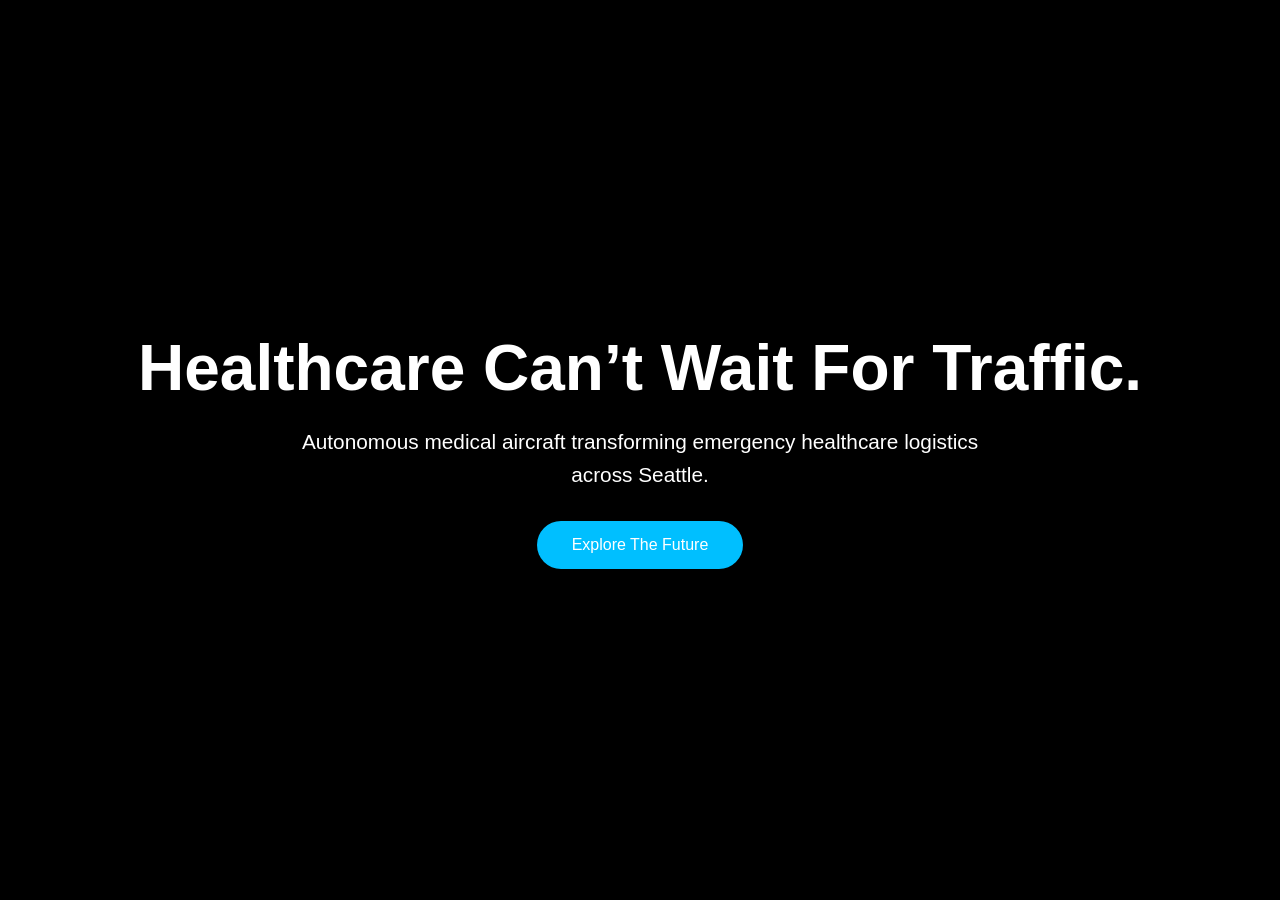
<file: index.html>
<!DOCTYPE html>
<html lang="en">
<head>
    <meta charset="UTF-8">
    <meta name="viewport" content="width=device-width, initial-scale=1.0">
    <title>Wisk MedLink</title>
    <link rel="stylesheet" href="styles.css">
</head>

<body>

    <video autoplay muted loop playsinline id="bg-video">
        <source src="video.mp4" type="video/mp4">
    </video>

    <div class="overlay"></div>

    <section class="hero">
        <h1>Healthcare Can’t Wait For Traffic.</h1>

        <p>
            Autonomous medical aircraft transforming emergency healthcare logistics across Seattle.
        </p>

        <a href="content.html" class="btn">
            Explore The Future
        </a>
    </section>

</body>
</html>
</file>
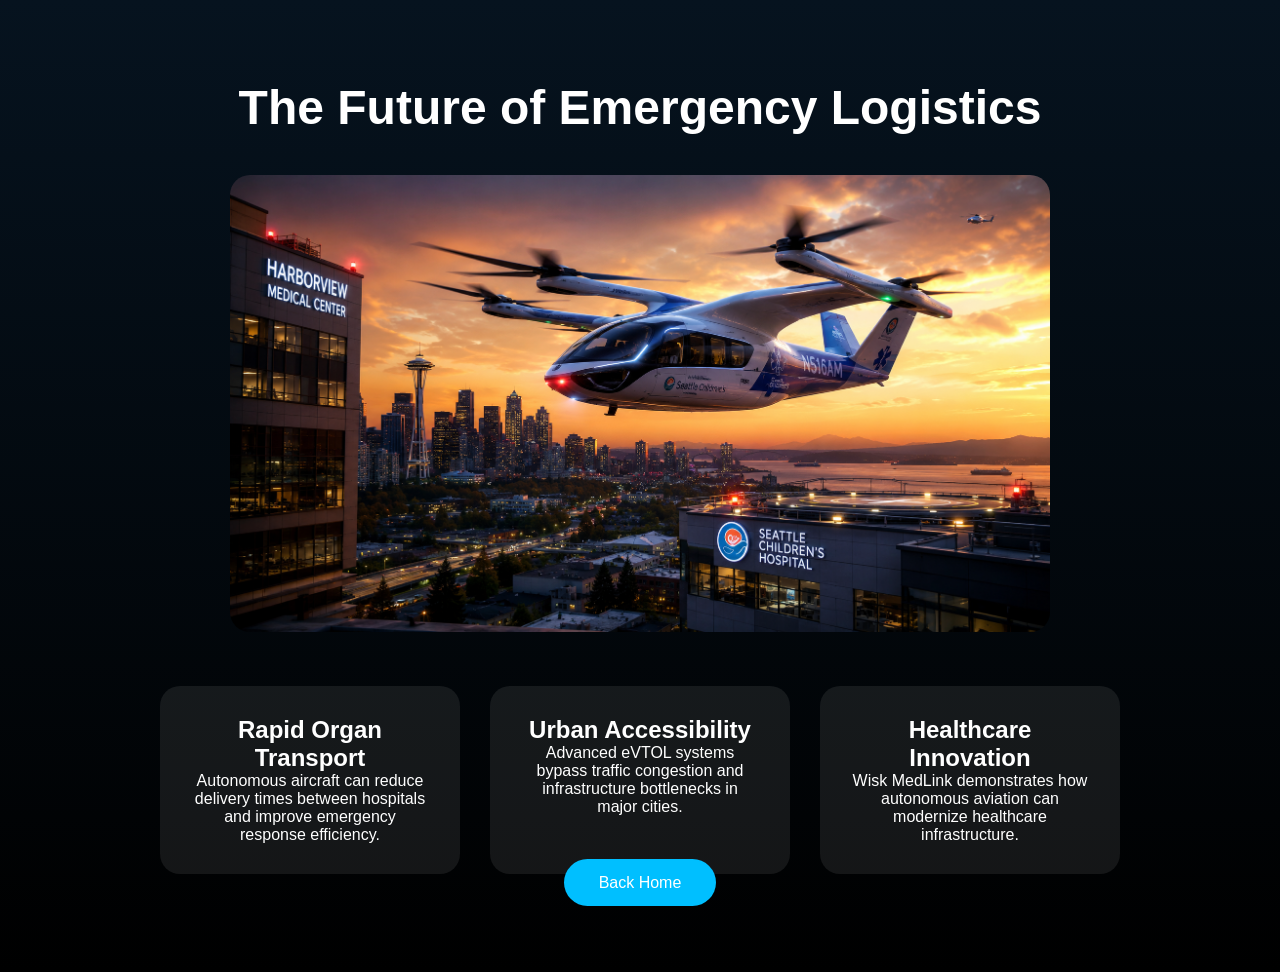
<file: content.html>
<!DOCTYPE html>
<html lang="en">
<head>
    <meta charset="UTF-8">
    <meta name="viewport" content="width=device-width, initial-scale=1.0">
    <title>Wisk MedLink - Future</title>
    <link rel="stylesheet" href="styles.css">
</head>

<body class="content-page">

    <section class="content-container">

        <h1>The Future of Emergency Logistics</h1>

        <img src="hero-image.png" alt="Medical Aircraft">

        <div class="card-container">

            <div class="card">
                <h2>Rapid Organ Transport</h2>
                <p>
                    Autonomous aircraft can reduce delivery times between hospitals and improve emergency response efficiency.
                </p>
            </div>

            <div class="card">
                <h2>Urban Accessibility</h2>
                <p>
                    Advanced eVTOL systems bypass traffic congestion and infrastructure bottlenecks in major cities.
                </p>
            </div>

            <div class="card">
                <h2>Healthcare Innovation</h2>
                <p>
                    Wisk MedLink demonstrates how autonomous aviation can modernize healthcare infrastructure.
                </p>
            </div>

        </div>

        <a href="index.html" class="btn">
            Back Home
        </a>

    </section>

</body>
</html>
</file>
<file: styles.css>
* {
    margin: 0;
    padding: 0;
    box-sizing: border-box;
    font-family: Arial, sans-serif;
}

body {
    overflow-x: hidden;
    color: white;
    background: black;
}

#bg-video {
    position: fixed;
    right: 0;
    bottom: 0;
    min-width: 100%;
    min-height: 100%;
    object-fit: cover;
    z-index: -2;
}

.overlay {
    position: fixed;
    width: 100%;
    height: 100%;
    background: rgba(0,0,0,0.55);
    z-index: -1;
}

.hero {
    height: 100vh;
    display: flex;
    flex-direction: column;
    justify-content: center;
    align-items: center;
    text-align: center;
    padding: 20px;
}

.hero h1 {
    font-size: 4rem;
    margin-bottom: 20px;
}

.hero p {
    max-width: 700px;
    font-size: 1.3rem;
    margin-bottom: 30px;
    line-height: 1.6;
}

.btn {
    padding: 15px 35px;
    background: #00bfff;
    color: white;
    text-decoration: none;
    border-radius: 40px;
    transition: 0.3s;
}

.btn:hover {
    background: white;
    color: black;
}

.content-page {
    background: linear-gradient(to bottom, #06131f, #000000);
}

.content-container {
    padding: 80px 10%;
    text-align: center;
}

.content-container h1 {
    margin-bottom: 40px;
    font-size: 3rem;
}

.content-container img {
    width: 80%;
    max-width: 900px;
    border-radius: 20px;
    margin-bottom: 50px;
}

.card-container {
    display: flex;
    flex-wrap: wrap;
    justify-content: center;
    gap: 30px;
}

.card {
    background: rgba(255,255,255,0.08);
    padding: 30px;
    width: 300px;
    border-radius: 20px;
}
</file>
